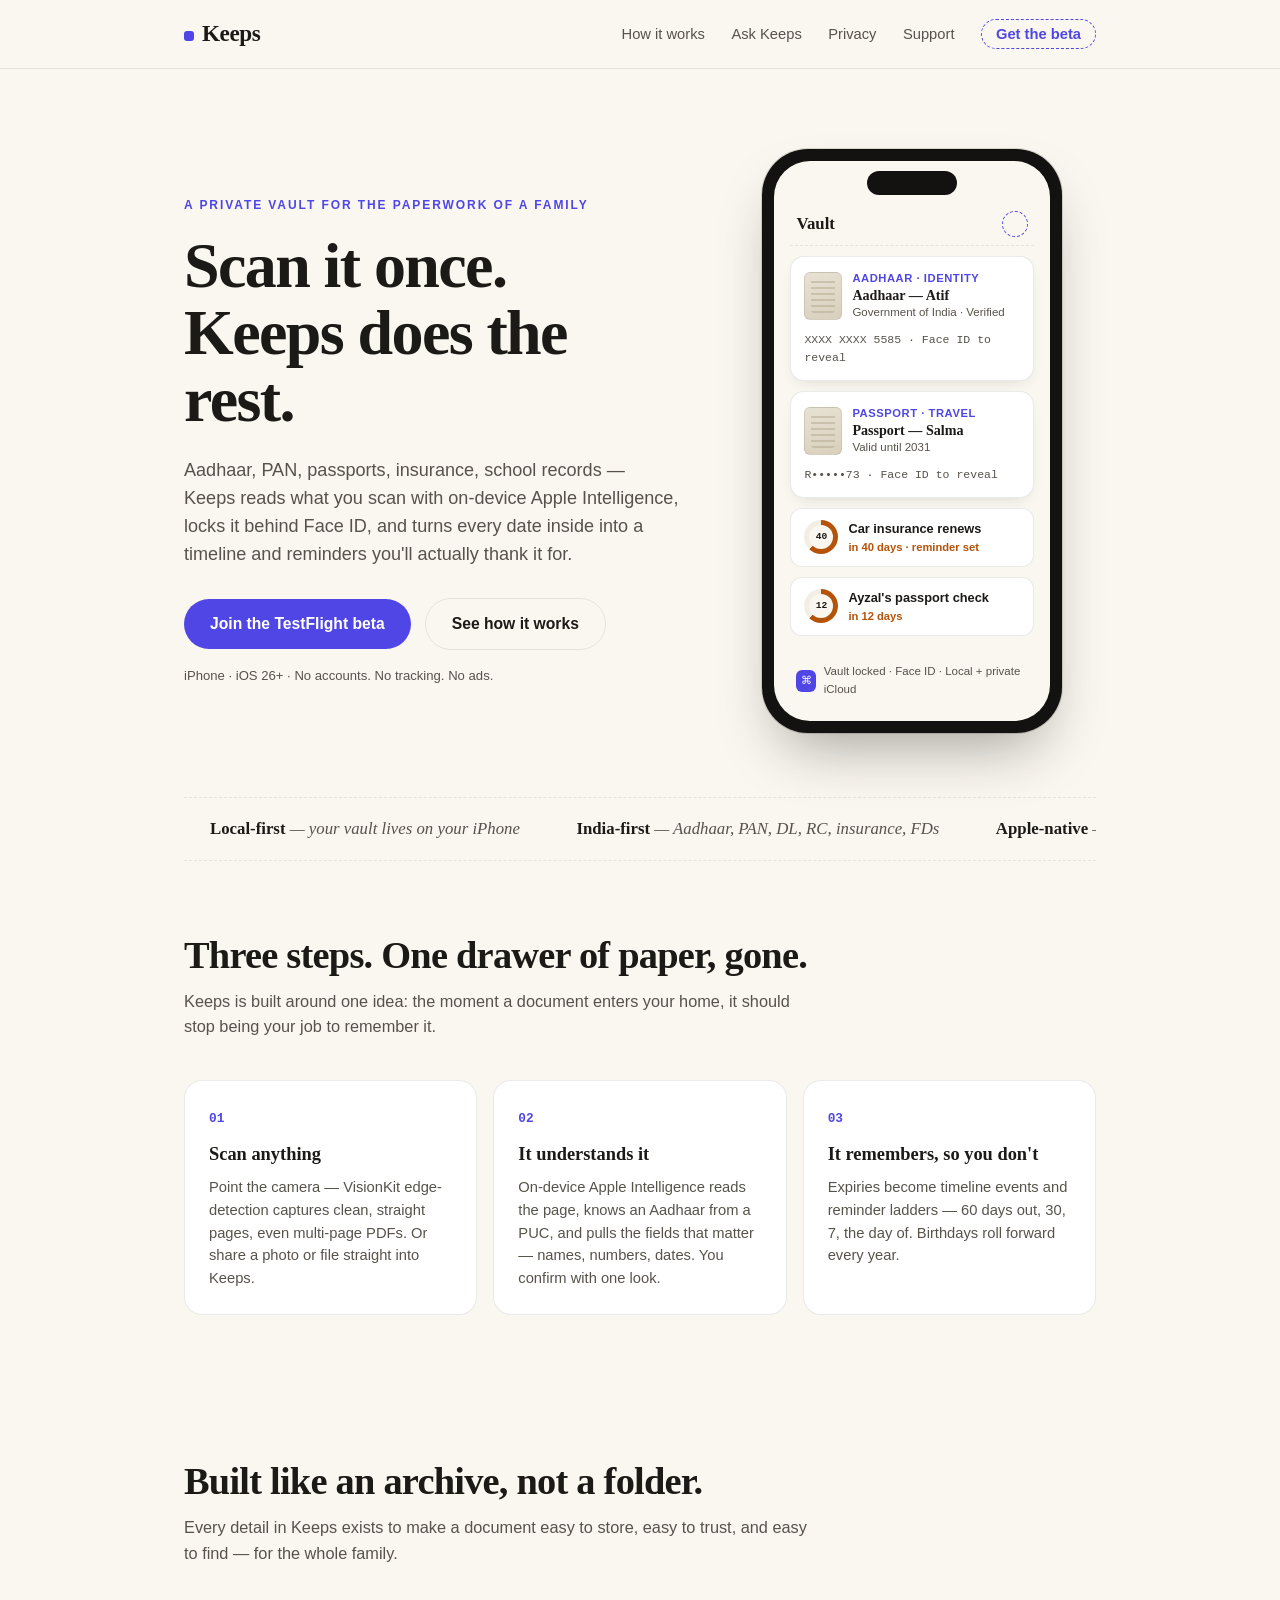
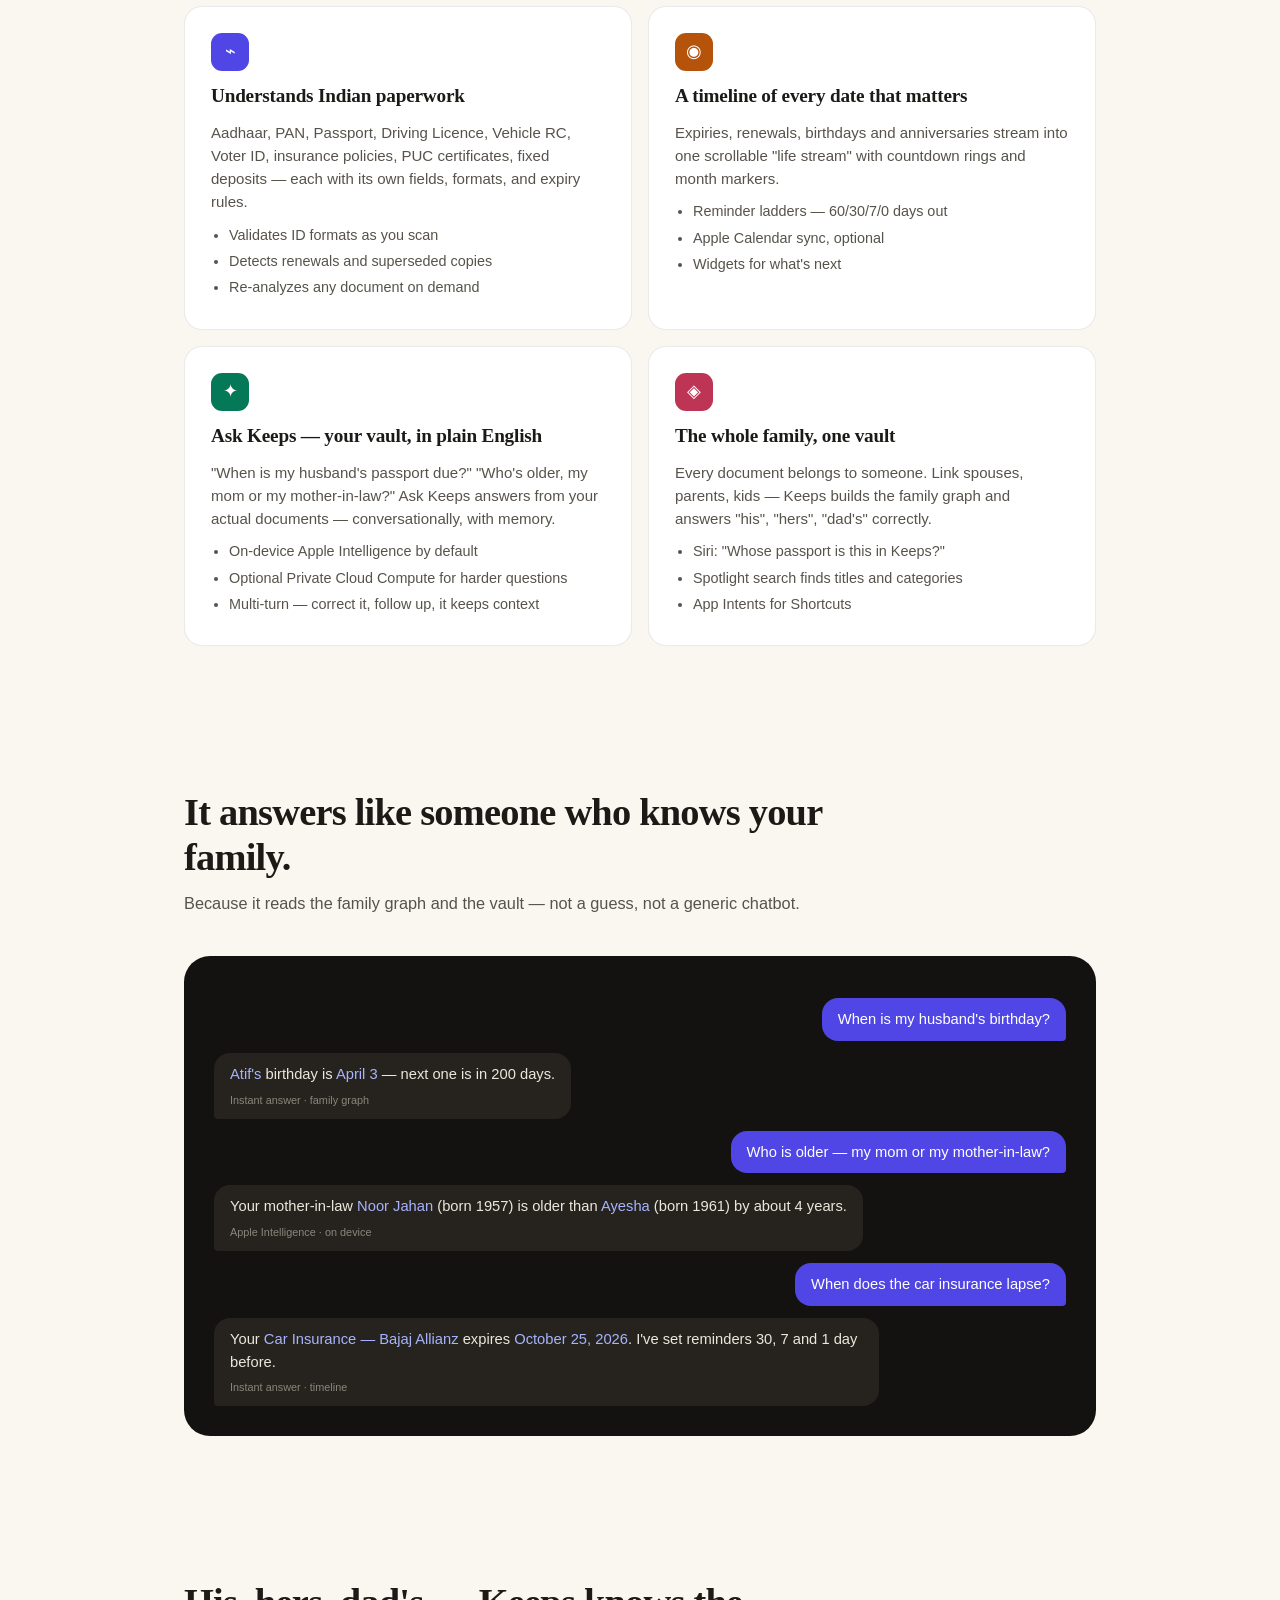
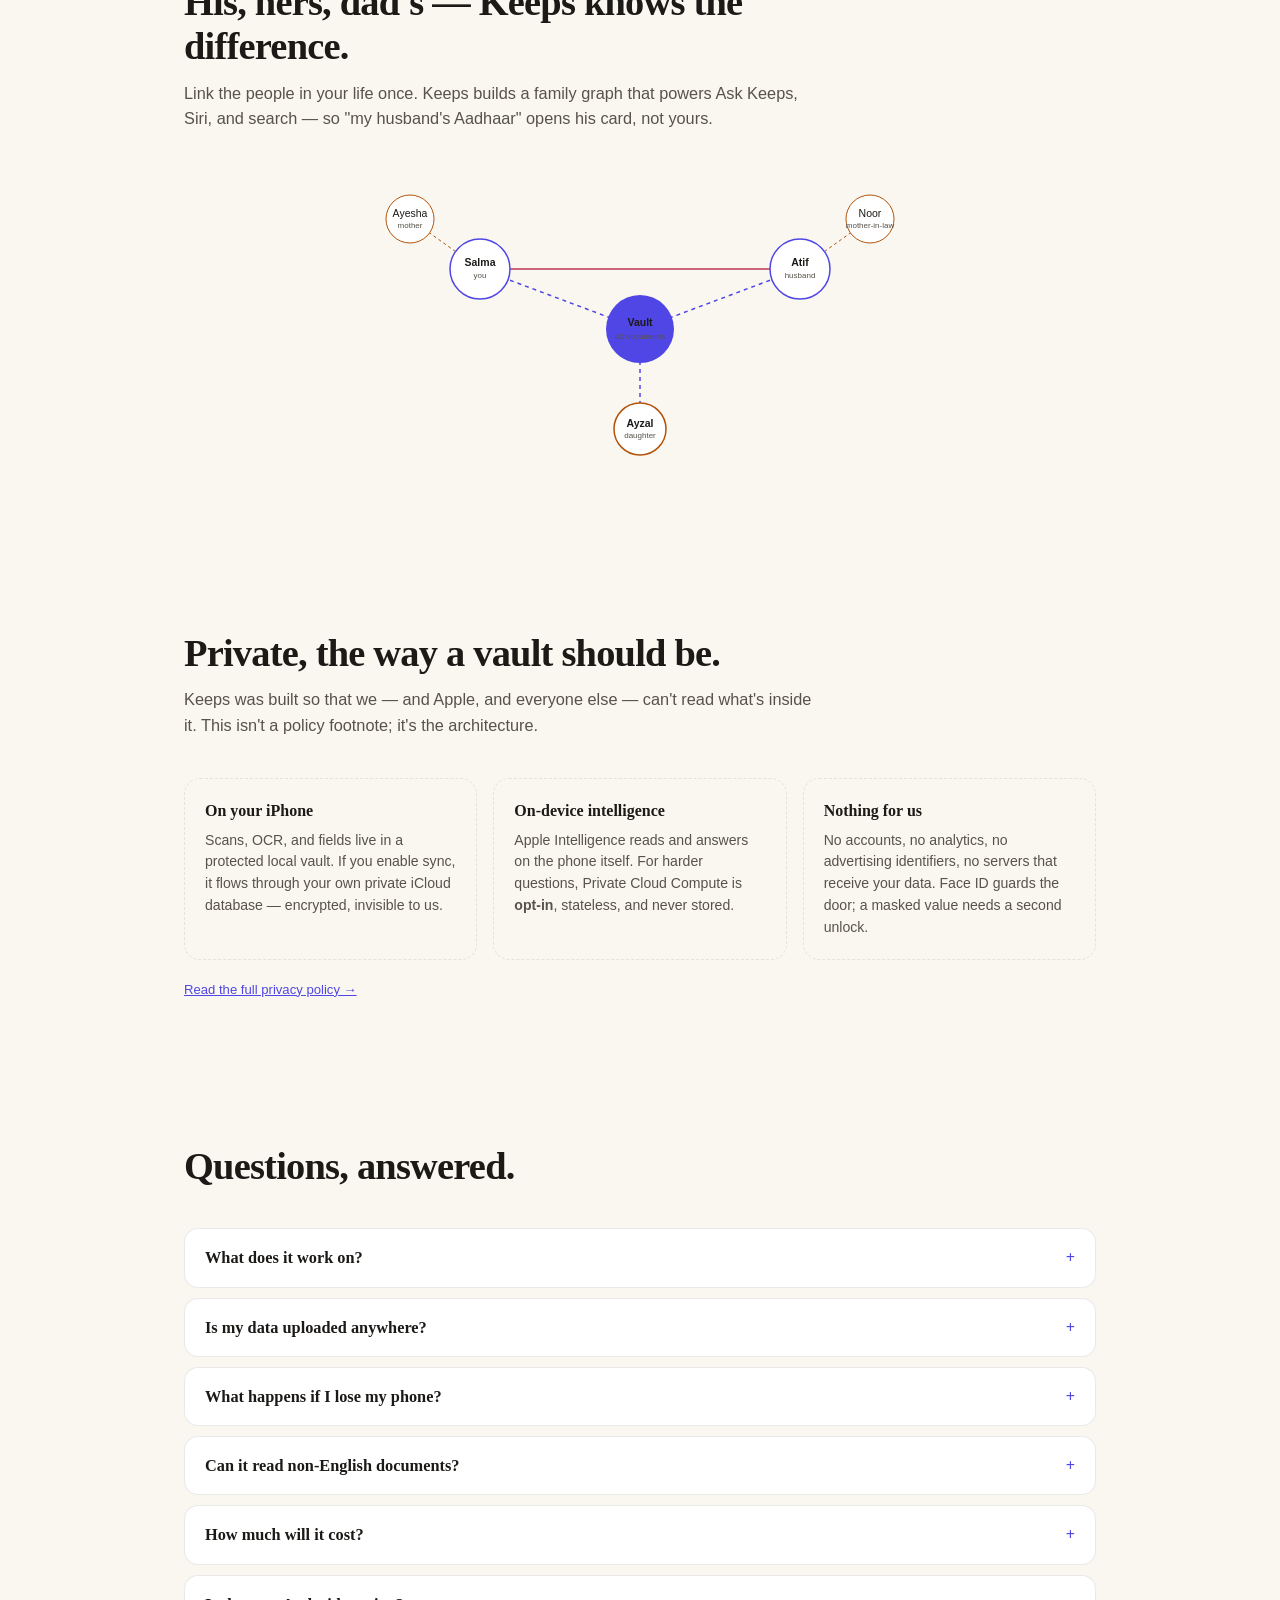
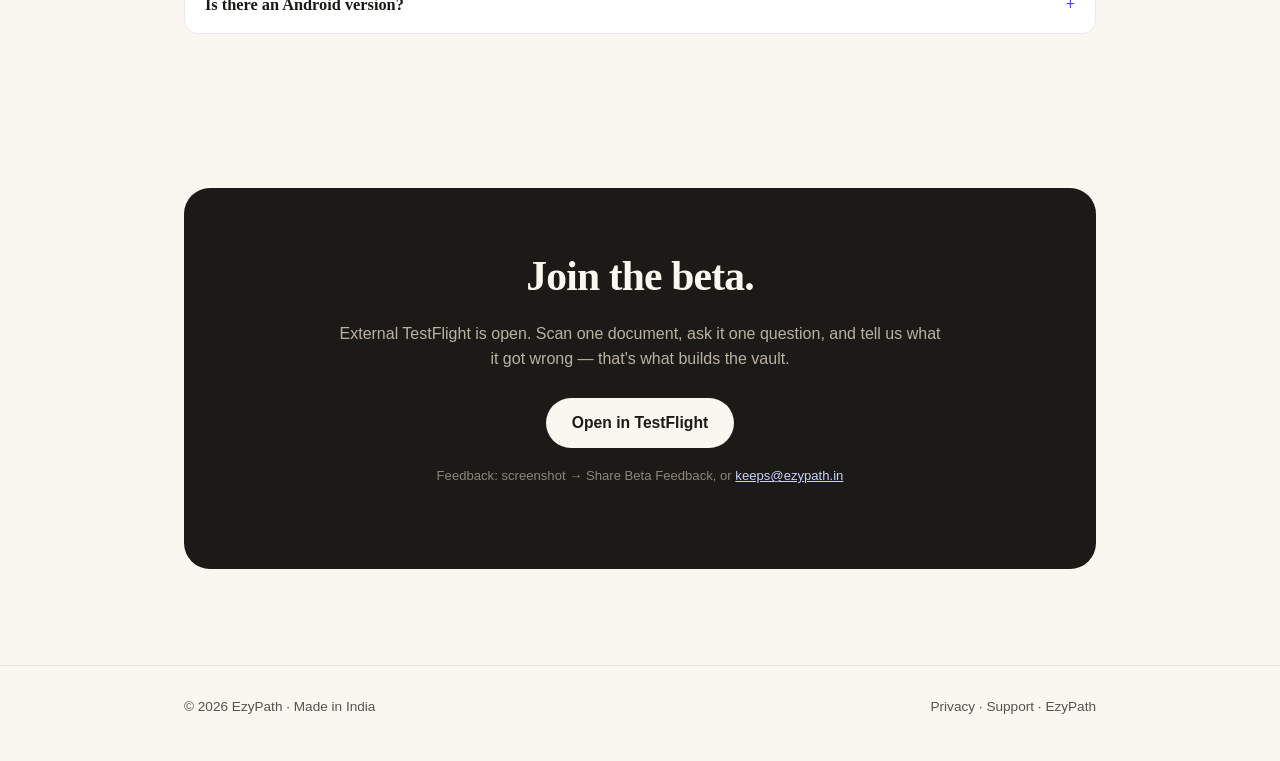
<file: index.html>
<!DOCTYPE html>
<html lang="en">
<head>
<meta charset="UTF-8" />
<meta name="viewport" content="width=device-width, initial-scale=1.0" />
<title>Keeps — Your family's documents, finally in one place</title>
<meta name="description" content="Keeps is a private document vault for iPhone. Scan anything — it reads, organizes, and reminds you. On-device Apple Intelligence, Face ID locked, no accounts, no tracking." />
<link rel="icon" type="image/svg+xml" href="favicon.svg" />
<link rel="apple-touch-icon" href="icon.png" />
<meta property="og:title" content="Keeps — Your family's documents, finally in one place" />
<meta property="og:description" content="A private document vault for iPhone. Scan it once — Keeps reads it, files it, and reminds you. Local-first, Face ID locked." />
<meta property="og:url" content="https://keeps.ezypath.in/" />
<meta property="og:image" content="https://keeps.ezypath.in/icon.png" />
<link rel="stylesheet" href="style.css" />
</head>
<body>

<header class="site">
  <div class="inner">
    <a class="wordmark" href="/">Keeps</a>
    <nav class="top">
      <a href="#how">How it works</a>
      <a href="#ask">Ask Keeps</a>
      <a href="#privacy">Privacy</a>
      <a href="/support.html">Support</a>
      <a class="cta" href="https://testflight.apple.com/join/9pRAuDwW">Get the beta</a>
    </nav>
  </div>
</header>

<main class="wrap">

  <!-- HERO -->
  <section class="hero">
    <div>
      <p class="eyebrow">A private vault for the paperwork of a family</p>
      <h1>Scan it once.<br>Keeps does the rest.</h1>
      <p class="lede">Aadhaar, PAN, passports, insurance, school records — Keeps reads what you scan with on-device Apple Intelligence, locks it behind Face ID, and turns every date inside into a timeline and reminders you'll actually thank it for.</p>
      <div class="hero-actions">
        <a class="btn primary" href="https://testflight.apple.com/join/9pRAuDwW">Join the TestFlight beta</a>
        <a class="btn ghost" href="#how">See how it works</a>
      </div>
      <p class="micro">iPhone · iOS 26+ · No accounts. No tracking. No ads.</p>
    </div>

    <div class="phone" aria-hidden="true">
      <div class="screen">
        <div class="island"></div>
        <div class="appbar"><span class="t">Vault</span><span class="dot"></span></div>
        <div class="doc-card">
          <div class="row">
            <div class="doc-thumb"></div>
            <div>
              <div class="type">Aadhaar · Identity</div>
              <div class="name">Aadhaar — Atif</div>
              <div class="who">Government of India · Verified</div>
            </div>
          </div>
          <div class="masked">XXXX XXXX 5585 · Face ID to reveal</div>
        </div>
        <div class="doc-card">
          <div class="row">
            <div class="doc-thumb"></div>
            <div>
              <div class="type">Passport · Travel</div>
              <div class="name">Passport — Salma</div>
              <div class="who">Valid until 2031</div>
            </div>
          </div>
          <div class="masked">R•••••73 · Face ID to reveal</div>
        </div>
        <div class="timeline-chip">
          <div class="ring"><span>40</span></div>
          <div>
            <div class="tt">Car insurance renews</div>
            <div class="ts">in 40 days · reminder set</div>
          </div>
        </div>
        <div class="timeline-chip">
          <div class="ring"><span>12</span></div>
          <div>
            <div class="tt">Ayzal's passport check</div>
            <div class="ts">in 12 days</div>
          </div>
        </div>
        <div class="lockrow"><span class="ic">⌘</span> Vault locked · Face ID · Local + private iCloud</div>
      </div>
    </div>
  </section>

  <div class="strip">
    <div class="track">
      <span><b>Local-first</b> — your vault lives on your iPhone</span>
      <span><b>India-first</b> — Aadhaar, PAN, DL, RC, insurance, FDs</span>
      <span><b>Apple-native</b> — Face ID, Siri, Spotlight, iCloud, Apple Intelligence</span>
      <span><b>Family-aware</b> — his documents, her documents, yours</span>
      <span><b>Local-first</b> — your vault lives on your iPhone</span>
      <span><b>India-first</b> — Aadhaar, PAN, DL, RC, insurance, FDs</span>
      <span><b>Apple-native</b> — Face ID, Siri, Spotlight, iCloud, Apple Intelligence</span>
      <span><b>Family-aware</b> — his documents, her documents, yours</span>
    </div>
  </div>

  <!-- HOW -->
  <section id="how">
    <div class="sec-head">
      <h2>Three steps. One drawer of paper, gone.</h2>
      <p>Keeps is built around one idea: the moment a document enters your home, it should stop being your job to remember it.</p>
    </div>
    <div class="steps">
      <div class="step reveal">
        <h3>Scan anything</h3>
        <p>Point the camera — VisionKit edge-detection captures clean, straight pages, even multi-page PDFs. Or share a photo or file straight into Keeps.</p>
      </div>
      <div class="step reveal">
        <h3>It understands it</h3>
        <p>On-device Apple Intelligence reads the page, knows an Aadhaar from a PUC, and pulls the fields that matter — names, numbers, dates. You confirm with one look.</p>
      </div>
      <div class="step reveal">
        <h3>It remembers, so you don't</h3>
        <p>Expiries become timeline events and reminder ladders — 60 days out, 30, 7, the day of. Birthdays roll forward every year.</p>
      </div>
    </div>
  </section>

  <!-- FEATURES -->
  <section id="features">
    <div class="sec-head">
      <h2>Built like an archive, not a folder.</h2>
      <p>Every detail in Keeps exists to make a document easy to store, easy to trust, and easy to find — for the whole family.</p>
    </div>
    <div class="features">
      <div class="feature reveal">
        <div class="ic i1">⌁</div>
        <h3>Understands Indian paperwork</h3>
        <p>Aadhaar, PAN, Passport, Driving Licence, Vehicle RC, Voter ID, insurance policies, PUC certificates, fixed deposits — each with its own fields, formats, and expiry rules.</p>
        <ul>
          <li>Validates ID formats as you scan</li>
          <li>Detects renewals and superseded copies</li>
          <li>Re-analyzes any document on demand</li>
        </ul>
      </div>
      <div class="feature reveal">
        <div class="ic i2">◉</div>
        <h3>A timeline of every date that matters</h3>
        <p>Expiries, renewals, birthdays and anniversaries stream into one scrollable "life stream" with countdown rings and month markers.</p>
        <ul>
          <li>Reminder ladders — 60/30/7/0 days out</li>
          <li>Apple Calendar sync, optional</li>
          <li>Widgets for what's next</li>
        </ul>
      </div>
      <div class="feature reveal">
        <div class="ic i3">✦</div>
        <h3>Ask Keeps — your vault, in plain English</h3>
        <p>"When is my husband's passport due?" "Who's older, my mom or my mother-in-law?" Ask Keeps answers from your actual documents — conversationally, with memory.</p>
        <ul>
          <li>On-device Apple Intelligence by default</li>
          <li>Optional Private Cloud Compute for harder questions</li>
          <li>Multi-turn — correct it, follow up, it keeps context</li>
        </ul>
      </div>
      <div class="feature reveal">
        <div class="ic i4">◈</div>
        <h3>The whole family, one vault</h3>
        <p>Every document belongs to someone. Link spouses, parents, kids — Keeps builds the family graph and answers "his", "hers", "dad's" correctly.</p>
        <ul>
          <li>Siri: "Whose passport is this in Keeps?"</li>
          <li>Spotlight search finds titles and categories</li>
          <li>App Intents for Shortcuts</li>
        </ul>
      </div>
    </div>
  </section>

  <!-- ASK KEEPS DEMO -->
  <section id="ask">
    <div class="sec-head">
      <h2>It answers like someone who knows your family.</h2>
      <p>Because it reads the family graph and the vault — not a guess, not a generic chatbot.</p>
    </div>
    <div class="ask-demo reveal">
      <div class="q">When is my husband's birthday?</div>
      <div class="a"><em>Atif's</em> birthday is <em>April 3</em> — next one is in 200 days.<small class="chip">Instant answer · family graph</small></div>
      <div class="q">Who is older — my mom or my mother-in-law?</div>
      <div class="a">Your mother-in-law <em>Noor Jahan</em> (born 1957) is older than <em>Ayesha</em> (born 1961) by about 4 years.<small class="chip">Apple Intelligence · on device</small></div>
      <div class="q">When does the car insurance lapse?</div>
      <div class="a">Your <em>Car Insurance — Bajaj Allianz</em> expires <em>October 25, 2026</em>. I've set reminders 30, 7 and 1 day before.<small class="chip">Instant answer · timeline</small></div>
    </div>
  </section>

  <!-- FAMILY -->
  <section id="family">
    <div class="sec-head">
      <h2>His, hers, dad's — Keeps knows the difference.</h2>
      <p>Link the people in your life once. Keeps builds a family graph that powers Ask Keeps, Siri, and search — so "my husband's Aadhaar" opens his card, not yours.</p>
    </div>
    <div class="graph reveal" aria-label="Example family graph">
      <svg viewBox="0 0 640 300" role="img">
        <line x1="160" y1="90" x2="320" y2="150" stroke="#4f46e5" stroke-width="1.5" stroke-dasharray="4 4"/>
        <line x1="480" y1="90" x2="320" y2="150" stroke="#4f46e5" stroke-width="1.5" stroke-dasharray="4 4"/>
        <line x1="320" y1="150" x2="320" y2="250" stroke="#4f46e5" stroke-width="1.5" stroke-dasharray="4 4"/>
        <line x1="160" y1="90" x2="90" y2="40" stroke="#b45309" stroke-width="1" stroke-dasharray="3 3"/>
        <line x1="480" y1="90" x2="550" y2="40" stroke="#b45309" stroke-width="1" stroke-dasharray="3 3"/>
        <line x1="160" y1="90" x2="480" y2="90" stroke="#be3455" stroke-width="1.5"/>
        <g>
          <circle cx="160" cy="90" r="30" fill="#fff" stroke="#4f46e5" stroke-width="1.5"/>
          <text x="160" y="87" text-anchor="middle" class="node-label" font-weight="700">Salma</text>
          <text x="160" y="99" text-anchor="middle" class="node-sub">you</text>
        </g>
        <g>
          <circle cx="480" cy="90" r="30" fill="#fff" stroke="#4f46e5" stroke-width="1.5"/>
          <text x="480" y="87" text-anchor="middle" class="node-label" font-weight="700">Atif</text>
          <text x="480" y="99" text-anchor="middle" class="node-sub">husband</text>
        </g>
        <g>
          <circle cx="320" cy="150" r="34" fill="#4f46e5"/>
          <text x="320" y="147" text-anchor="middle" fill="#faf7f0" class="node-label" font-weight="700">Vault</text>
          <text x="320" y="160" text-anchor="middle" fill="#c7d2fe" class="node-sub">42 documents</text>
        </g>
        <g>
          <circle cx="320" cy="250" r="26" fill="#fff" stroke="#b45309" stroke-width="1.5"/>
          <text x="320" y="248" text-anchor="middle" class="node-label" font-weight="700">Ayzal</text>
          <text x="320" y="259" text-anchor="middle" class="node-sub">daughter</text>
        </g>
        <g>
          <circle cx="90" cy="40" r="24" fill="#fff" stroke="#b45309" stroke-width="1"/>
          <text x="90" y="38" text-anchor="middle" class="node-label">Ayesha</text>
          <text x="90" y="49" text-anchor="middle" class="node-sub">mother</text>
        </g>
        <g>
          <circle cx="550" cy="40" r="24" fill="#fff" stroke="#b45309" stroke-width="1"/>
          <text x="550" y="38" text-anchor="middle" class="node-label">Noor</text>
          <text x="550" y="49" text-anchor="middle" class="node-sub">mother-in-law</text>
        </g>
      </svg>
    </div>
  </section>

  <!-- PRIVACY -->
  <section id="privacy">
    <div class="sec-head">
      <h2>Private, the way a vault should be.</h2>
      <p>Keeps was built so that we — and Apple, and everyone else — can't read what's inside it. This isn't a policy footnote; it's the architecture.</p>
    </div>
    <div class="privacy-grid">
      <div class="privacy-item reveal">
        <h4>On your iPhone</h4>
        <p>Scans, OCR, and fields live in a protected local vault. If you enable sync, it flows through your own private iCloud database — encrypted, invisible to us.</p>
      </div>
      <div class="privacy-item reveal">
        <h4>On-device intelligence</h4>
        <p>Apple Intelligence reads and answers on the phone itself. For harder questions, Private Cloud Compute is <strong>opt-in</strong>, stateless, and never stored.</p>
      </div>
      <div class="privacy-item reveal">
        <h4>Nothing for us</h4>
        <p>No accounts, no analytics, no advertising identifiers, no servers that receive your data. Face ID guards the door; a masked value needs a second unlock.</p>
      </div>
    </div>
    <p class="micro" style="margin-top:20px"><a href="/privacy.html" style="color:var(--indigo)">Read the full privacy policy →</a></p>
  </section>

  <!-- FAQ -->
  <section id="faq">
    <div class="sec-head">
      <h2>Questions, answered.</h2>
    </div>
    <details class="faq"><summary>What does it work on?</summary><p>iPhone with iOS 26 or later. The on-device AI features need an Apple Intelligence-capable iPhone (15 Pro or later); everything else works everywhere.</p></details>
    <details class="faq"><summary>Is my data uploaded anywhere?</summary><p>No. Processing is on-device. If you opt into Private Cloud Compute for Ask Keeps, requests go through Apple's stateless PCC infrastructure — cryptographically attested, never stored, never used for training.</p></details>
    <details class="faq"><summary>What happens if I lose my phone?</summary><p>The vault is locked behind Face ID. With iCloud sync on, your document records restore on a new iPhone signed into your Apple ID. Scanned page images restore via your encrypted iCloud Backup.</p></details>
    <details class="faq"><summary>Can it read non-English documents?</summary><p>Yes — Vision OCR handles Devanagari and other Indian scripts, and extraction works across languages.</p></details>
    <details class="faq"><summary>How much will it cost?</summary><p>The beta is free. Pricing, if any, will be announced before the App Store release — testers get early notice.</p></details>
    <details class="faq"><summary>Is there an Android version?</summary><p>Keeps is deliberately Apple-native — Face ID, iCloud, Siri, Spotlight, Apple Intelligence. No Android plans right now.</p></details>
  </section>

  <!-- CTA -->
  <section>
    <div class="cta-band reveal">
      <h2>Join the beta.</h2>
      <p>External TestFlight is open. Scan one document, ask it one question, and tell us what it got wrong — that's what builds the vault.</p>
      <a class="btn primary" href="https://testflight.apple.com/join/9pRAuDwW">Open in TestFlight</a>
      <p class="micro" style="color:#8b857a;margin-top:18px">Feedback: screenshot → Share Beta Feedback, or <a href="mailto:keeps@ezypath.in" style="color:#c7d2fe">keeps@ezypath.in</a></p>
    </div>
  </section>

</main>

<footer class="site">
  <div class="inner">
    <span>© 2026 EzyPath · Made in India</span>
    <span>
      <a href="/privacy.html">Privacy</a> ·
      <a href="/support.html">Support</a> ·
      <a href="https://ezypath.in">EzyPath</a>
    </span>
  </div>
</footer>

<script>
const io = new IntersectionObserver(es => es.forEach(e => e.isIntersecting && e.target.classList.add('in')), { threshold: 0.12 });
document.querySelectorAll('.reveal').forEach(el => io.observe(el));
</script>
</body>
</html>
</file>
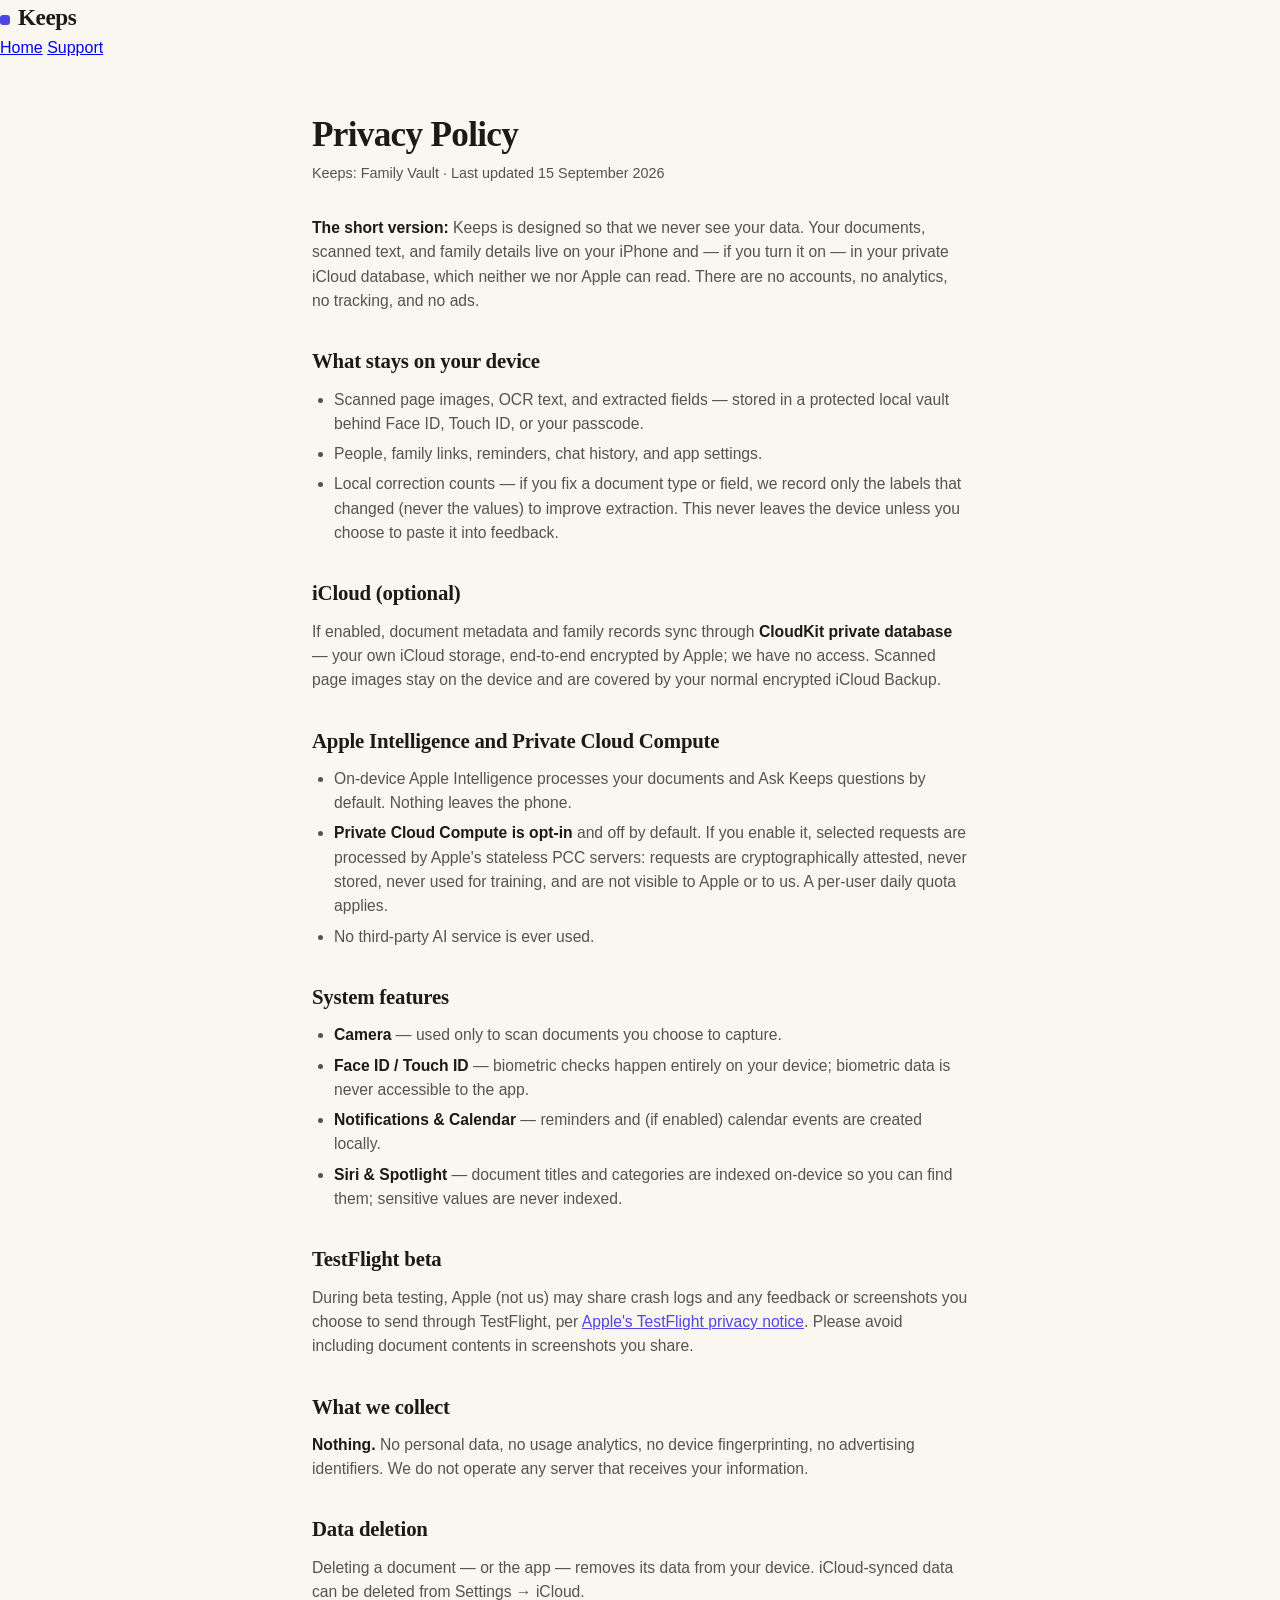
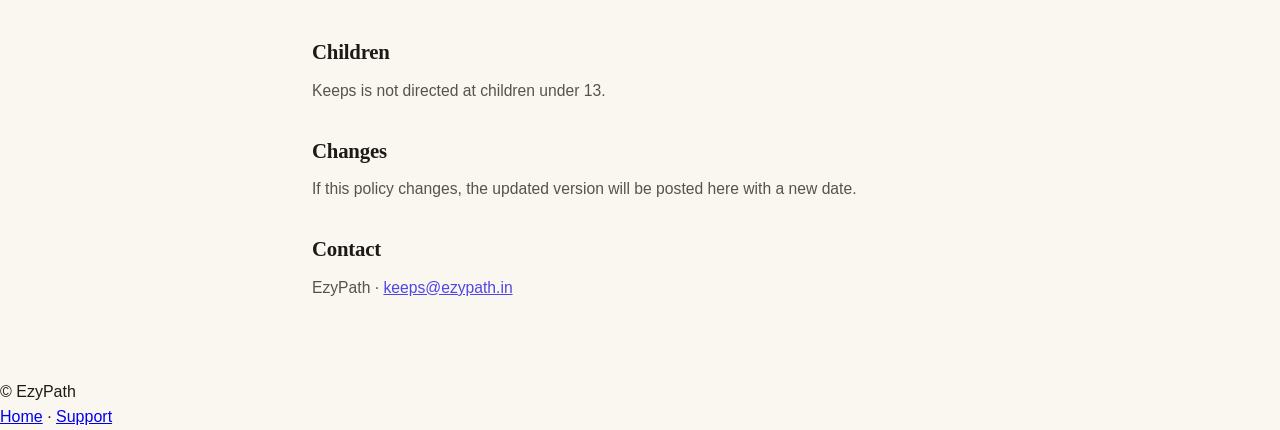
<file: privacy.html>
<!DOCTYPE html>
<html lang="en">
<head>
<meta charset="UTF-8" />
<meta name="viewport" content="width=device-width, initial-scale=1.0" />
<title>Keeps — Privacy Policy</title>
<link rel="icon" type="image/svg+xml" href="/favicon.svg" />
<link rel="stylesheet" href="style.css" />
</head>
<body>
<header>
  <span class="wordmark">Keeps</span>
  <nav>
    <a href="/">Home</a>
    <a href="/support.html">Support</a>
  </nav>
</header>

<article class="doc">
  <h1>Privacy Policy</h1>
  <p class="updated">Keeps: Family Vault · Last updated 15 September 2026</p>

  <p><strong>The short version:</strong> Keeps is designed so that we never see your
  data. Your documents, scanned text, and family details live on your iPhone and —
  if you turn it on — in your private iCloud database, which neither we nor Apple
  can read. There are no accounts, no analytics, no tracking, and no ads.</p>

  <h2>What stays on your device</h2>
  <ul>
    <li>Scanned page images, OCR text, and extracted fields — stored in a protected
    local vault behind Face ID, Touch ID, or your passcode.</li>
    <li>People, family links, reminders, chat history, and app settings.</li>
    <li>Local correction counts — if you fix a document type or field, we record only
    the labels that changed (never the values) to improve extraction. This never
    leaves the device unless you choose to paste it into feedback.</li>
  </ul>

  <h2>iCloud (optional)</h2>
  <p>If enabled, document metadata and family records sync through
  <strong>CloudKit private database</strong> — your own iCloud storage, end-to-end
  encrypted by Apple; we have no access. Scanned page images stay on the device
  and are covered by your normal encrypted iCloud Backup.</p>

  <h2>Apple Intelligence and Private Cloud Compute</h2>
  <ul>
    <li>On-device Apple Intelligence processes your documents and Ask Keeps
    questions by default. Nothing leaves the phone.</li>
    <li><strong>Private Cloud Compute is opt-in</strong> and off by default. If you
    enable it, selected requests are processed by Apple's stateless PCC servers:
    requests are cryptographically attested, never stored, never used for
    training, and are not visible to Apple or to us. A per-user daily quota applies.</li>
    <li>No third-party AI service is ever used.</li>
  </ul>

  <h2>System features</h2>
  <ul>
    <li><strong>Camera</strong> — used only to scan documents you choose to capture.</li>
    <li><strong>Face ID / Touch ID</strong> — biometric checks happen entirely on
    your device; biometric data is never accessible to the app.</li>
    <li><strong>Notifications &amp; Calendar</strong> — reminders and (if enabled)
    calendar events are created locally.</li>
    <li><strong>Siri &amp; Spotlight</strong> — document titles and categories are
    indexed on-device so you can find them; sensitive values are never indexed.</li>
  </ul>

  <h2>TestFlight beta</h2>
  <p>During beta testing, Apple (not us) may share crash logs and any feedback or
  screenshots you choose to send through TestFlight, per
  <a href="https://www.apple.com/legal/privacy/data/en/test-flight/">Apple's
  TestFlight privacy notice</a>. Please avoid including document contents in
  screenshots you share.</p>

  <h2>What we collect</h2>
  <p><strong>Nothing.</strong> No personal data, no usage analytics, no device
  fingerprinting, no advertising identifiers. We do not operate any server that
  receives your information.</p>

  <h2>Data deletion</h2>
  <p>Deleting a document — or the app — removes its data from your device.
  iCloud-synced data can be deleted from Settings → iCloud.</p>

  <h2>Children</h2>
  <p>Keeps is not directed at children under 13.</p>

  <h2>Changes</h2>
  <p>If this policy changes, the updated version will be posted here with a new
  date.</p>

  <h2>Contact</h2>
  <p>EzyPath · <a href="mailto:keeps@ezypath.in">keeps@ezypath.in</a></p>
</article>

<footer>
  <p>© EzyPath</p>
  <p><a href="/">Home</a> · <a href="/support.html">Support</a></p>
</footer>
</body>
</html>
</file>
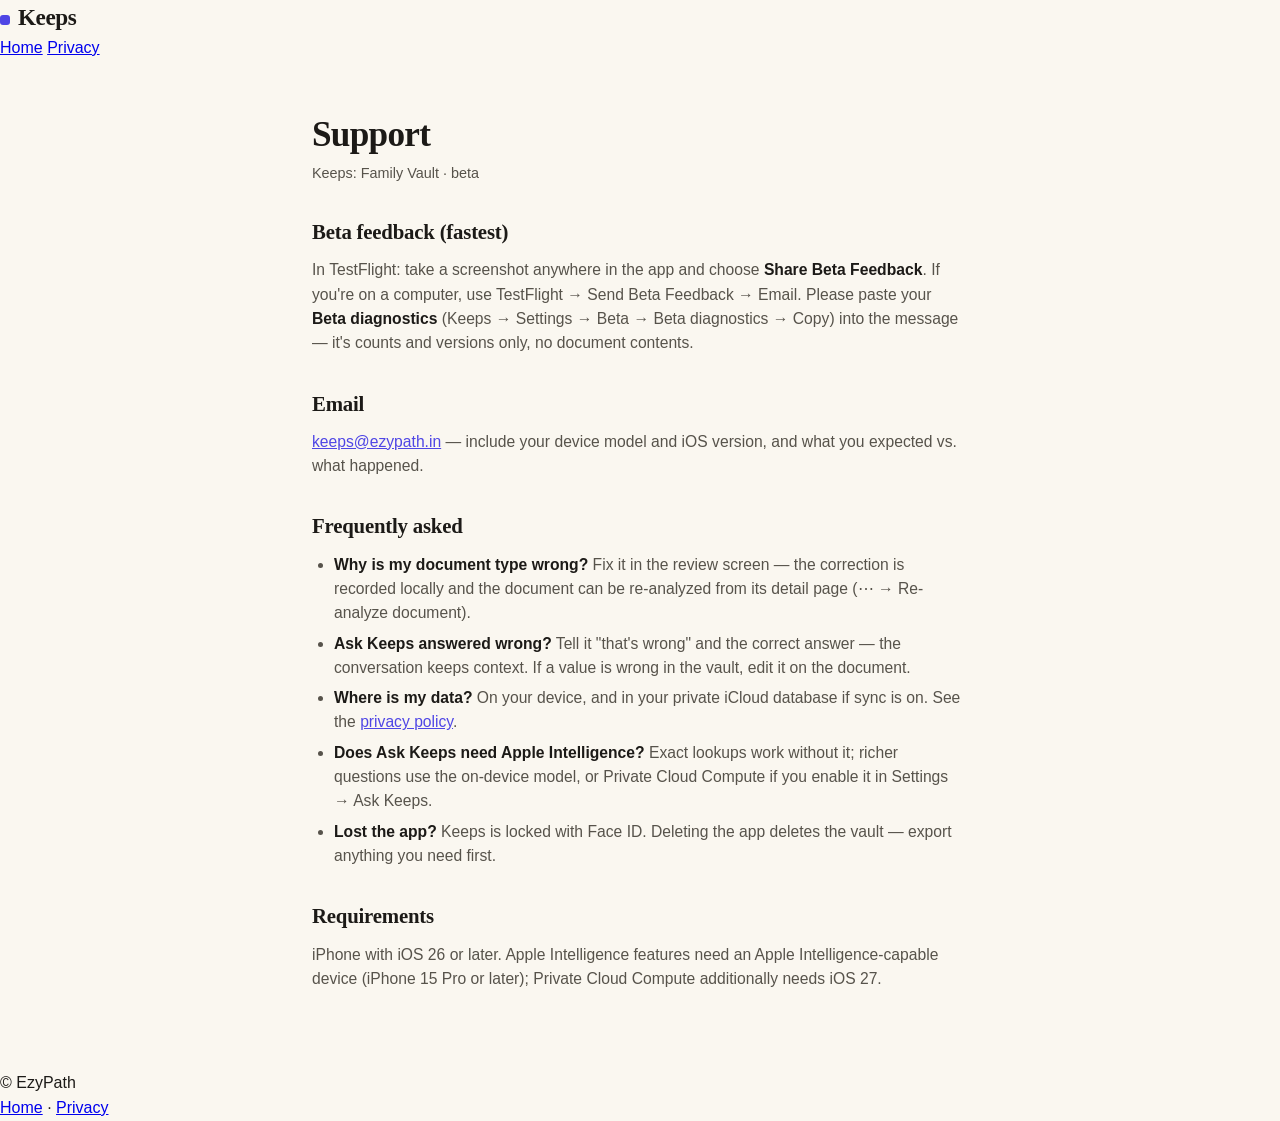
<file: support.html>
<!DOCTYPE html>
<html lang="en">
<head>
<meta charset="UTF-8" />
<meta name="viewport" content="width=device-width, initial-scale=1.0" />
<title>Keeps — Support</title>
<link rel="icon" type="image/svg+xml" href="/favicon.svg" />
<link rel="stylesheet" href="style.css" />
</head>
<body>
<header>
  <span class="wordmark">Keeps</span>
  <nav>
    <a href="/">Home</a>
    <a href="/privacy.html">Privacy</a>
  </nav>
</header>

<article class="doc">
  <h1>Support</h1>
  <p class="updated">Keeps: Family Vault · beta</p>

  <h2>Beta feedback (fastest)</h2>
  <p>In TestFlight: take a screenshot anywhere in the app and choose
  <strong>Share Beta Feedback</strong>. If you're on a computer, use TestFlight →
  Send Beta Feedback → Email. Please paste your <strong>Beta diagnostics</strong>
  (Keeps → Settings → Beta → Beta diagnostics → Copy) into the message — it's
  counts and versions only, no document contents.</p>

  <h2>Email</h2>
  <p><a href="mailto:keeps@ezypath.in">keeps@ezypath.in</a> — include your device
  model and iOS version, and what you expected vs. what happened.</p>

  <h2>Frequently asked</h2>
  <ul>
    <li><strong>Why is my document type wrong?</strong> Fix it in the review screen —
    the correction is recorded locally and the document can be re-analyzed from
    its detail page (⋯ → Re-analyze document).</li>
    <li><strong>Ask Keeps answered wrong?</strong> Tell it "that's wrong" and the
    correct answer — the conversation keeps context. If a value is wrong in the
    vault, edit it on the document.</li>
    <li><strong>Where is my data?</strong> On your device, and in your private
    iCloud database if sync is on. See the <a href="/privacy.html">privacy policy</a>.</li>
    <li><strong>Does Ask Keeps need Apple Intelligence?</strong> Exact lookups work
    without it; richer questions use the on-device model, or Private Cloud
    Compute if you enable it in Settings → Ask Keeps.</li>
    <li><strong>Lost the app?</strong> Keeps is locked with Face ID. Deleting the
    app deletes the vault — export anything you need first.</li>
  </ul>

  <h2>Requirements</h2>
  <p>iPhone with iOS 26 or later. Apple Intelligence features need an
  Apple Intelligence-capable device (iPhone 15 Pro or later); Private Cloud
  Compute additionally needs iOS 27.</p>
</article>

<footer>
  <p>© EzyPath</p>
  <p><a href="/">Home</a> · <a href="/privacy.html">Privacy</a></p>
</footer>
</body>
</html>
</file>
<file: style.css>
/* Keeps — Paper & Light */
:root {
  --paper: #faf7f0;
  --paper-deep: #f3eee3;
  --ink: #1c1a17;
  --ink-soft: #57534b;
  --indigo: #4f46e5;
  --amber: #b45309;
  --rose: #be3455;
  --emerald: #047857;
  --hairline: rgba(28, 26, 23, 0.09);
  --card: #ffffff;
  --serif: Georgia, "New York", "Times New Roman", serif;
  --sans: -apple-system, "SF Pro Text", "Helvetica Neue", sans-serif;
  --mono: ui-monospace, "SF Mono", Menlo, monospace;
}
* { margin: 0; box-sizing: border-box; }
html { scroll-behavior: smooth; }
body {
  background: var(--paper);
  color: var(--ink);
  font-family: var(--sans);
  line-height: 1.55;
  -webkit-font-smoothing: antialiased;
}

/* ————— layout ————— */
.wrap { max-width: 960px; margin: 0 auto; padding: 0 24px; }
header.site {
  position: sticky; top: 0; z-index: 50;
  background: rgba(250, 247, 240, 0.85);
  backdrop-filter: blur(14px); -webkit-backdrop-filter: blur(14px);
  border-bottom: 1px solid var(--hairline);
}
header.site .inner {
  max-width: 960px; margin: 0 auto; padding: 16px 24px;
  display: flex; justify-content: space-between; align-items: center;
}
.wordmark {
  font-family: var(--serif); font-size: 1.45rem; font-weight: 700;
  letter-spacing: -0.02em; color: var(--ink); text-decoration: none;
}
.wordmark::before {
  content: ""; display: inline-block; width: 10px; height: 10px;
  border-radius: 3px; background: var(--indigo); margin-right: 8px;
  vertical-align: baseline;
}
nav.top a {
  color: var(--ink-soft); text-decoration: none; margin-left: 22px;
  font-size: 0.92rem;
}
nav.top a:hover { color: var(--ink); }
nav.top a.cta {
  color: var(--indigo); font-weight: 600;
  border: 1px dashed var(--indigo); padding: 6px 14px; border-radius: 999px;
}

/* ————— hero ————— */
.hero {
  display: grid; grid-template-columns: 1.15fr 0.85fr; gap: 48px;
  align-items: center; padding: 80px 0 64px;
}
.eyebrow {
  text-transform: uppercase; letter-spacing: 0.16em; font-size: 0.75rem;
  color: var(--indigo); font-weight: 700; margin-bottom: 18px;
}
h1 {
  font-family: var(--serif); font-size: clamp(2.6rem, 6vw, 4rem);
  line-height: 1.05; letter-spacing: -0.025em; margin-bottom: 22px;
}
.lede { font-size: 1.13rem; color: var(--ink-soft); max-width: 34em; }
.hero-actions { margin-top: 30px; display: flex; gap: 14px; align-items: center; flex-wrap: wrap; }
.btn {
  display: inline-block; padding: 13px 26px; border-radius: 999px;
  text-decoration: none; font-weight: 600; font-size: 0.98rem;
}
.btn.primary { background: var(--indigo); color: #fff; }
.btn.primary:hover { filter: brightness(1.08); }
.btn.ghost { color: var(--ink); border: 1px solid var(--hairline); }
.micro { font-size: 0.82rem; color: var(--ink-soft); margin-top: 16px; }

/* iPhone mockup */
.phone {
  justify-self: center;
  width: 300px; border-radius: 46px; padding: 12px;
  background: #141210; box-shadow: 0 30px 60px -20px rgba(28,26,23,0.4), 0 0 0 1px rgba(28,26,23,0.15);
}
.screen {
  background: var(--paper); border-radius: 36px; overflow: hidden;
  height: 560px; padding: 0 16px 18px; display: flex; flex-direction: column; gap: 10px;
}
.island {
  width: 90px; height: 24px; background: #141210;
  border-radius: 999px; margin: 10px auto 4px;
}
.appbar {
  display: flex; justify-content: space-between; align-items: center;
  padding: 2px 6px 8px; border-bottom: 1px dashed var(--hairline);
}
.appbar .t { font-family: var(--serif); font-weight: 700; font-size: 1.05rem; }
.appbar .dot { width: 26px; height: 26px; border-radius: 50%; border: 1px dashed var(--indigo); }
.doc-card {
  background: var(--card); border-radius: 14px; padding: 13px;
  border: 1px solid var(--hairline); box-shadow: 0 6px 16px -8px rgba(28,26,23,0.18);
}
.doc-card .row { display: flex; gap: 10px; align-items: center; }
.doc-thumb {
  width: 38px; height: 48px; border-radius: 6px; flex: none;
  background: linear-gradient(160deg, #e8e2d4, #d8d0bc);
  position: relative; border: 1px solid var(--hairline);
}
.doc-thumb::after {
  content: ""; position: absolute; inset: 6px; border-radius: 3px;
  background: repeating-linear-gradient(0deg, #b7ac93 0 2px, transparent 2px 6px);
  opacity: 0.55;
}
.doc-card .name { font-family: var(--serif); font-size: 0.88rem; font-weight: 600; line-height: 1.2; }
.doc-card .type { font-size: 0.7rem; color: var(--indigo); font-weight: 700; letter-spacing: 0.05em; text-transform: uppercase; }
.doc-card .who { font-size: 0.72rem; color: var(--ink-soft); }
.masked { font-family: var(--mono); font-size: 0.72rem; color: var(--ink-soft); margin-top: 9px; }
.timeline-chip {
  display: flex; gap: 10px; align-items: center;
  background: var(--card); border: 1px solid var(--hairline);
  border-radius: 12px; padding: 10px 13px;
}
.ring {
  width: 34px; height: 34px; border-radius: 50%; flex: none;
  background: conic-gradient(var(--amber) 0 62%, var(--paper-deep) 62% 100%);
  display: grid; place-items: center;
}
.ring span {
  background: var(--paper); border-radius: 50%; width: 24px; height: 24px;
  display: grid; place-items: center; font-size: 0.6rem; font-weight: 700; font-family: var(--mono);
}
.timeline-chip .tt { font-size: 0.8rem; font-weight: 600; }
.timeline-chip .ts { font-size: 0.7rem; color: var(--amber); font-weight: 600; }
.lockrow {
  margin-top: auto; display: flex; align-items: center; gap: 8px;
  font-size: 0.72rem; color: var(--ink-soft); padding: 4px 6px;
}
.lockrow .ic {
  width: 22px; height: 22px; border-radius: 6px; background: var(--indigo);
  display: grid; place-items: center; color: #fff; font-size: 0.7rem;
}

/* ————— marquee strip ————— */
.strip {
  border-top: 1px dashed var(--hairline); border-bottom: 1px dashed var(--hairline);
  padding: 18px 0; overflow: hidden; white-space: nowrap;
}
.strip .track { display: inline-block; animation: slide 26s linear infinite; }
.strip span {
  font-family: var(--serif); font-size: 1.05rem; color: var(--ink-soft);
  margin: 0 26px; font-style: italic;
}
.strip b { color: var(--ink); font-style: normal; }
@keyframes slide { to { transform: translateX(-50%); } }

/* ————— sections ————— */
section { padding: 72px 0; }
.sec-head { max-width: 40em; margin-bottom: 40px; }
.sec-head h2 {
  font-family: var(--serif); font-size: clamp(1.7rem, 4vw, 2.4rem);
  letter-spacing: -0.02em; line-height: 1.15; margin-bottom: 12px;
}
.sec-head p { color: var(--ink-soft); font-size: 1.02rem; }
.num { font-family: var(--mono); color: var(--indigo); font-size: 0.85rem; }

/* how it works */
.steps { display: grid; grid-template-columns: repeat(3, 1fr); gap: 16px; counter-reset: s; }
.step {
  background: var(--card); border: 1px solid var(--hairline);
  border-radius: 18px; padding: 24px; position: relative;
}
.step::before {
  counter-increment: s; content: counter(s, decimal-leading-zero);
  font-family: var(--mono); font-size: 0.8rem; color: var(--indigo); font-weight: 700;
}
.step h3 { font-family: var(--serif); font-size: 1.15rem; margin: 10px 0 8px; }
.step p { font-size: 0.92rem; color: var(--ink-soft); }

/* features */
.features { display: grid; grid-template-columns: repeat(2, 1fr); gap: 16px; }
.feature {
  background: var(--card); border: 1px solid var(--hairline); border-radius: 18px;
  padding: 26px; display: flex; flex-direction: column; gap: 10px;
}
.feature .ic {
  width: 38px; height: 38px; border-radius: 11px; display: grid; place-items: center;
  font-size: 1.1rem; color: #fff;
}
.feature .ic.i1 { background: var(--indigo); }
.feature .ic.i2 { background: var(--amber); }
.feature .ic.i3 { background: var(--emerald); }
.feature .ic.i4 { background: var(--rose); }
.feature h3 { font-family: var(--serif); font-size: 1.2rem; letter-spacing: -0.01em; }
.feature p { font-size: 0.94rem; color: var(--ink-soft); }
.feature ul { padding-left: 18px; }
.feature li { font-size: 0.9rem; color: var(--ink-soft); margin-bottom: 4px; }

/* ask keeps demo */
.ask-demo {
  background: #141210; border-radius: 26px; padding: 30px; color: #ece7dc;
}
.ask-demo .q {
  background: var(--indigo); color: #fff; border-radius: 16px 16px 4px 16px;
  padding: 10px 16px; margin: 12px 0 12px auto; width: fit-content; max-width: 75%;
  font-size: 0.92rem;
}
.ask-demo .a {
  background: #26231f; border-radius: 16px 16px 16px 4px;
  padding: 10px 16px; width: fit-content; max-width: 78%; font-size: 0.92rem;
}
.ask-demo .a em { color: #a5b4fc; font-style: normal; }
.ask-demo .chip { font-size: 0.68rem; color: #8b857a; margin-top: 6px; }
.ask-demo .a small { display: block; }

/* family graph */
.graph { display: flex; justify-content: center; padding: 8px 0; }
.graph svg { max-width: 640px; width: 100%; height: auto; }
.node-label { font-family: var(--sans); font-size: 10.5px; fill: var(--ink); }
.node-sub { font-family: var(--sans); font-size: 8px; fill: var(--ink-soft); }

/* privacy */
.privacy-grid { display: grid; grid-template-columns: repeat(3, 1fr); gap: 16px; }
.privacy-item {
  border: 1px dashed var(--hairline); border-radius: 16px; padding: 20px;
}
.privacy-item h4 { font-family: var(--serif); font-size: 1rem; margin-bottom: 6px; }
.privacy-item p { font-size: 0.88rem; color: var(--ink-soft); }

/* faq */
details.faq {
  border: 1px solid var(--hairline); border-radius: 14px; padding: 16px 20px;
  background: var(--card); margin-bottom: 10px;
}
details.faq summary {
  font-family: var(--serif); font-size: 1.02rem; font-weight: 600;
  cursor: pointer; list-style: none;
}
details.faq summary::after { content: "+"; float: right; color: var(--indigo); font-weight: 700; }
details.faq[open] summary::after { content: "–"; }
details.faq p { margin-top: 10px; color: var(--ink-soft); font-size: 0.94rem; }

/* cta */
.cta-band {
  background: var(--ink); color: var(--paper); border-radius: 26px;
  padding: 56px 40px; text-align: center;
}
.cta-band h2 { font-family: var(--serif); font-size: clamp(1.8rem, 4vw, 2.6rem); letter-spacing: -0.02em; margin-bottom: 14px; }
.cta-band p { color: #b9b2a4; max-width: 38em; margin: 0 auto 26px; }
.cta-band .btn.primary { background: var(--paper); color: var(--ink); }

/* footer */
footer.site {
  border-top: 1px solid var(--hairline); margin-top: 24px;
}
footer.site .inner {
  max-width: 960px; margin: 0 auto; padding: 30px 24px 44px;
  display: flex; justify-content: space-between; flex-wrap: wrap; gap: 10px;
  font-size: 0.85rem; color: var(--ink-soft);
}
footer.site a { color: var(--ink-soft); text-decoration: none; }
footer.site a:hover { color: var(--ink); }

/* reveal */
.reveal { opacity: 0; transform: translateY(18px); transition: opacity .5s ease, transform .5s ease; }
.reveal.in { opacity: 1; transform: none; }
@media (prefers-reduced-motion: reduce) {
  .reveal { opacity: 1; transform: none; transition: none; }
  .strip .track { animation: none; }
  html { scroll-behavior: auto; }
}

/* responsive */
@media (max-width: 760px) {
  .hero { grid-template-columns: 1fr; padding: 48px 0; }
  .phone { width: 270px; }
  .features, .steps, .privacy-grid { grid-template-columns: 1fr; }
  nav.top a { margin-left: 14px; font-size: 0.85rem; }
}

/* ————— doc pages ————— */
.doc { max-width: 44em; margin: 0 auto; padding: 56px 24px 80px; }
.doc h1 { font-family: var(--serif); font-size: 2.2rem; margin-bottom: 8px; letter-spacing: -0.02em; }
.doc .updated { color: var(--ink-soft); font-size: 0.9rem; margin-bottom: 32px; }
.doc h2 { font-family: var(--serif); font-size: 1.3rem; margin: 32px 0 10px; letter-spacing: -0.01em; }
.doc p, .doc li { color: var(--ink-soft); font-size: 0.98rem; }
.doc ul { padding-left: 22px; }
.doc li { margin-bottom: 6px; }
.doc a { color: var(--indigo); }
.doc strong { color: var(--ink); }
</file>
